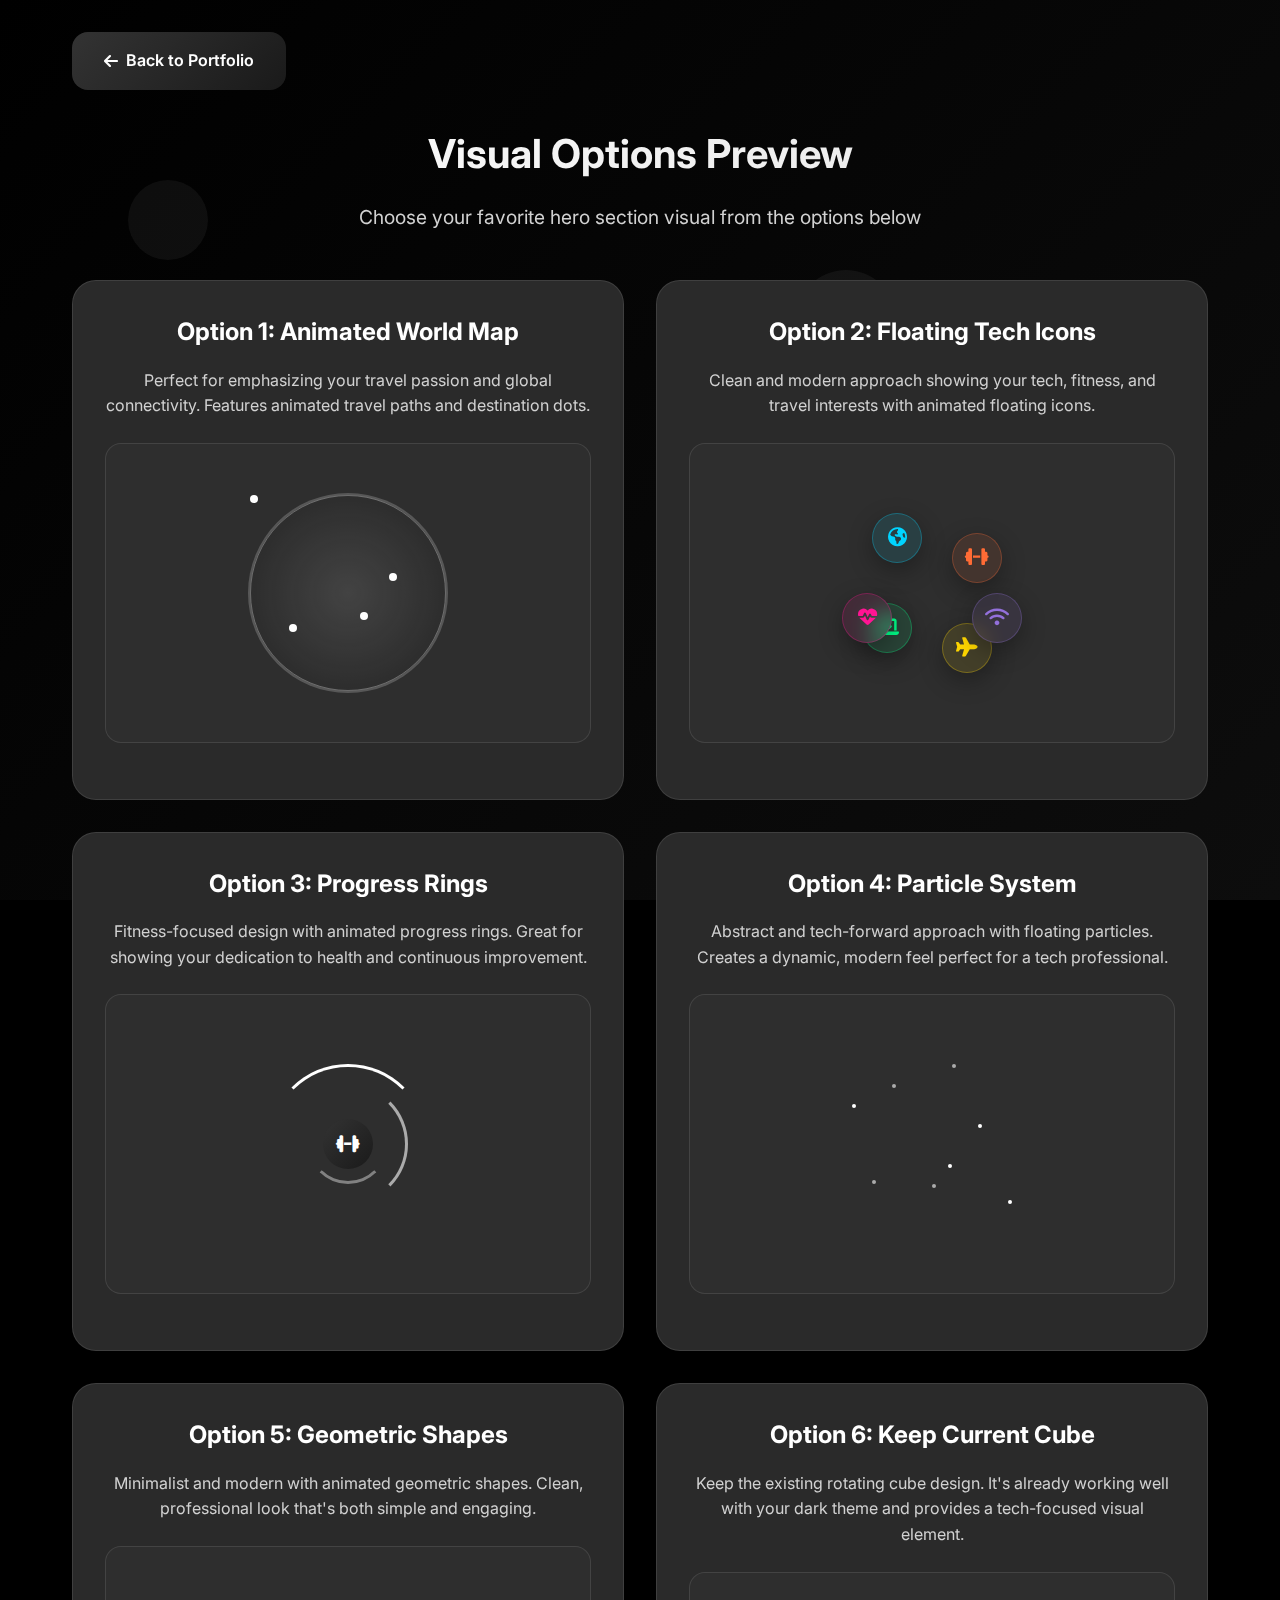
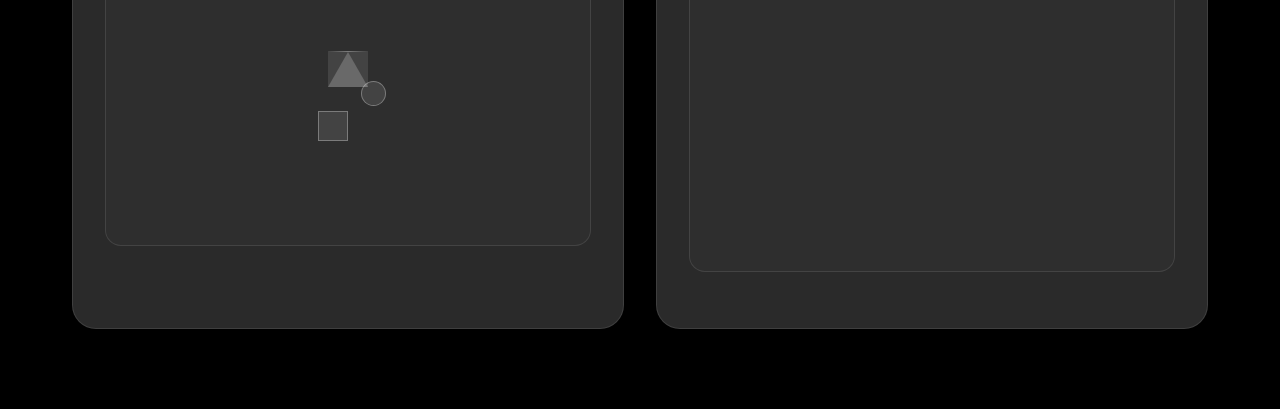
<file: visual-options.html>
<!DOCTYPE html>
<html lang="en">
<head>
    <meta charset="UTF-8">
    <meta name="viewport" content="width=device-width, initial-scale=1.0">
    <title>Visual Options Preview - TechNomad Portfolio</title>
    <link rel="stylesheet" href="styles.css">
    <link href="https://fonts.googleapis.com/css2?family=Inter:wght@300;400;500;600;700;800;900&family=JetBrains+Mono:wght@400;500;600&display=swap" rel="stylesheet">
    <link rel="stylesheet" href="https://cdnjs.cloudflare.com/ajax/libs/font-awesome/6.4.0/css/all.min.css">
    <style>
        .preview-container {
            max-width: 1200px;
            margin: 0 auto;
            padding: 2rem;
        }
        
        .preview-header {
            text-align: center;
            margin-bottom: 3rem;
            color: white;
        }
        
        .preview-header h1 {
            font-size: 2.5rem;
            margin-bottom: 1rem;
            background: var(--accent-gradient);
            -webkit-background-clip: text;
            -webkit-text-fill-color: transparent;
            background-clip: text;
        }
        
        .preview-header p {
            font-size: 1.2rem;
            color: var(--text-secondary);
        }
        
        .options-grid {
            display: grid;
            grid-template-columns: repeat(auto-fit, minmax(400px, 1fr));
            gap: 2rem;
            margin-bottom: 3rem;
        }
        
        .option-card {
            background: var(--bg-card);
            border: 1px solid rgba(255, 255, 255, 0.1);
            border-radius: var(--border-radius-lg);
            padding: 2rem;
            text-align: center;
            transition: var(--transition);
        }
        
        .option-card:hover {
            transform: translateY(-5px);
            border-color: rgba(255, 255, 255, 0.2);
        }
        
        .option-title {
            font-size: 1.5rem;
            font-weight: 700;
            color: var(--text-primary);
            margin-bottom: 1rem;
        }
        
        .option-description {
            color: var(--text-secondary);
            margin-bottom: 1.5rem;
            line-height: 1.6;
        }
        
        .visual-preview {
            height: 300px;
            display: flex;
            align-items: center;
            justify-content: center;
            margin-bottom: 1.5rem;
            background: rgba(255, 255, 255, 0.02);
            border-radius: var(--border-radius);
            border: 1px solid rgba(255, 255, 255, 0.1);
        }
        
        .back-button {
            display: inline-flex;
            align-items: center;
            gap: 0.5rem;
            padding: 1rem 2rem;
            background: var(--tech-gradient);
            color: white;
            text-decoration: none;
            border-radius: var(--border-radius);
            font-weight: 600;
            transition: var(--transition);
            margin-bottom: 2rem;
        }
        
        .back-button:hover {
            transform: translateY(-3px);
            box-shadow: 0 15px 30px rgba(255, 255, 255, 0.2);
        }
        
        /* Option 1: Animated World Map */
        .world-map {
            width: 200px;
            height: 200px;
            position: relative;
            background: radial-gradient(circle, rgba(255,255,255,0.1) 0%, transparent 70%);
            border-radius: 50%;
            border: 2px solid rgba(255,255,255,0.2);
            animation: pulse 3s ease-in-out infinite;
        }
        
        .travel-path {
            position: absolute;
            width: 100%;
            height: 100%;
            border-radius: 50%;
            border: 1px solid rgba(255,255,255,0.3);
            animation: rotate 20s linear infinite;
        }
        
        .travel-dot {
            position: absolute;
            width: 8px;
            height: 8px;
            background: var(--accent-color);
            border-radius: 50%;
            animation: bounce 2s ease-in-out infinite;
        }
        
        .travel-dot:nth-child(1) { top: 20%; left: 30%; animation-delay: 0s; }
        .travel-dot:nth-child(2) { top: 40%; right: 25%; animation-delay: 0.5s; }
        .travel-dot:nth-child(3) { bottom: 30%; left: 20%; animation-delay: 1s; }
        .travel-dot:nth-child(4) { top: 60%; right: 40%; animation-delay: 1.5s; }
        
        /* Option 2: Floating Tech Icons */
        .tech-icons-container {
            position: relative;
            width: 200px;
            height: 200px;
            display: flex;
            align-items: center;
            justify-content: center;
        }
        
        .floating-icon {
            position: absolute;
            width: 50px;
            height: 50px;
            background: rgba(255,255,255,0.1);
            border: 1px solid rgba(255,255,255,0.2);
            border-radius: 50%;
            display: flex;
            align-items: center;
            justify-content: center;
            color: var(--accent-color);
            font-size: 1.2rem;
            animation: floatIcon 4s ease-in-out infinite;
        }
        
        .floating-icon:nth-child(1) { top: 10%; left: 20%; animation-delay: 0s; }
        .floating-icon:nth-child(2) { top: 20%; right: 15%; animation-delay: 1s; }
        .floating-icon:nth-child(3) { bottom: 20%; left: 15%; animation-delay: 2s; }
        .floating-icon:nth-child(4) { bottom: 10%; right: 20%; animation-delay: 3s; }
        .floating-icon:nth-child(5) { top: 50%; left: 5%; animation-delay: 0.5s; }
        .floating-icon:nth-child(6) { top: 50%; right: 5%; animation-delay: 1.5s; }
        
        /* Option 3: Progress Rings */
        .progress-rings {
            position: relative;
            width: 200px;
            height: 200px;
            display: flex;
            align-items: center;
            justify-content: center;
        }
        
        .ring {
            position: absolute;
            border-radius: 50%;
            border: 3px solid transparent;
            animation: spin 8s linear infinite;
        }
        
        .ring-1 {
            width: 160px;
            height: 160px;
            border-top-color: var(--accent-color);
            animation-duration: 3s;
        }
        
        .ring-2 {
            width: 120px;
            height: 120px;
            border-right-color: rgba(255,255,255,0.6);
            animation-duration: 4s;
            animation-direction: reverse;
        }
        
        .ring-3 {
            width: 80px;
            height: 80px;
            border-bottom-color: rgba(255,255,255,0.4);
            animation-duration: 5s;
        }
        
        .center-icon {
            position: absolute;
            width: 50px;
            height: 50px;
            background: var(--tech-gradient);
            border-radius: 50%;
            display: flex;
            align-items: center;
            justify-content: center;
            color: white;
            font-size: 1.2rem;
            animation: pulse 2s ease-in-out infinite;
        }
        
        /* Option 4: Particle System */
        .particle-system {
            position: relative;
            width: 200px;
            height: 200px;
            overflow: hidden;
        }
        
        .particle {
            position: absolute;
            width: 4px;
            height: 4px;
            background: var(--accent-color);
            border-radius: 50%;
            animation: particleFloat 6s ease-in-out infinite;
        }
        
        .particle:nth-child(odd) {
            background: rgba(255,255,255,0.6);
            animation-duration: 4s;
        }
        
        .particle:nth-child(even) {
            background: var(--accent-color);
            animation-duration: 5s;
        }
        
        .particle:nth-child(1) { top: 20%; left: 30%; animation-delay: 0s; }
        .particle:nth-child(2) { top: 40%; right: 25%; animation-delay: 1s; }
        .particle:nth-child(3) { bottom: 30%; left: 20%; animation-delay: 2s; }
        .particle:nth-child(4) { top: 60%; right: 40%; animation-delay: 0.5s; }
        .particle:nth-child(5) { top: 10%; left: 60%; animation-delay: 1.5s; }
        .particle:nth-child(6) { bottom: 20%; right: 10%; animation-delay: 2.5s; }
        .particle:nth-child(7) { top: 70%; left: 50%; animation-delay: 3s; }
        .particle:nth-child(8) { top: 30%; left: 10%; animation-delay: 0.8s; }
        
        /* Option 5: Geometric Shapes */
        .geometric-shapes {
            position: relative;
            width: 200px;
            height: 200px;
            display: flex;
            align-items: center;
            justify-content: center;
        }
        
        .shape-container {
            position: relative;
            width: 150px;
            height: 150px;
            animation: rotate 15s linear infinite;
        }
        
        .geo-shape {
            position: absolute;
            background: rgba(255,255,255,0.1);
            border: 1px solid rgba(255,255,255,0.3);
            animation: scale 3s ease-in-out infinite;
        }
        
        .triangle {
            width: 0;
            height: 0;
            border-left: 20px solid transparent;
            border-right: 20px solid transparent;
            border-bottom: 35px solid rgba(255,255,255,0.2);
            top: 20%;
            left: 50%;
            transform: translateX(-50%);
        }
        
        .square {
            width: 30px;
            height: 30px;
            top: 60%;
            left: 30%;
            animation-delay: 1s;
        }
        
        .circle {
            width: 25px;
            height: 25px;
            border-radius: 50%;
            top: 40%;
            right: 25%;
            animation-delay: 2s;
        }
        
        /* Animations */
        @keyframes pulse {
            0%, 100% { transform: scale(1); opacity: 0.8; }
            50% { transform: scale(1.05); opacity: 1; }
        }
        
        @keyframes floatIcon {
            0%, 100% { transform: translateY(0px) rotate(0deg); }
            50% { transform: translateY(-20px) rotate(180deg); }
        }
        
        @keyframes spin {
            from { transform: rotate(0deg); }
            to { transform: rotate(360deg); }
        }
        
        @keyframes particleFloat {
            0%, 100% { transform: translateY(0px) translateX(0px); opacity: 0.7; }
            50% { transform: translateY(-30px) translateX(20px); opacity: 1; }
        }
        
        @keyframes scale {
            0%, 100% { transform: scale(1); }
            50% { transform: scale(1.2); }
        }
        
        @keyframes bounce {
            0%, 100% { transform: translateY(0px); }
            50% { transform: translateY(-10px); }
        }
    </style>
</head>
<body>
    <!-- Animated Background -->
    <div class="animated-bg">
        <div class="floating-shapes">
            <div class="shape shape-1"></div>
            <div class="shape shape-2"></div>
            <div class="shape shape-3"></div>
            <div class="shape shape-4"></div>
            <div class="shape shape-5"></div>
        </div>
    </div>

    <div class="preview-container">
        <a href="index.html" class="back-button">
            <i class="fas fa-arrow-left"></i>
            Back to Portfolio
        </a>
        
        <div class="preview-header">
            <h1>Visual Options Preview</h1>
            <p>Choose your favorite hero section visual from the options below</p>
        </div>
        
        <div class="options-grid">
            <!-- Option 1: World Map -->
            <div class="option-card">
                <h3 class="option-title">Option 1: Animated World Map</h3>
                <p class="option-description">Perfect for emphasizing your travel passion and global connectivity. Features animated travel paths and destination dots.</p>
                <div class="visual-preview">
                    <div class="world-map">
                        <div class="travel-path"></div>
                        <div class="travel-dot"></div>
                        <div class="travel-dot"></div>
                        <div class="travel-dot"></div>
                        <div class="travel-dot"></div>
                    </div>
                </div>
            </div>
            
            <!-- Option 2: Floating Icons -->
            <div class="option-card">
                <h3 class="option-title">Option 2: Floating Tech Icons</h3>
                <p class="option-description">Clean and modern approach showing your tech, fitness, and travel interests with animated floating icons.</p>
                <div class="visual-preview">
                    <div class="tech-icons-container">
                        <div class="floating-icon">
                            <i class="fas fa-globe-americas"></i>
                        </div>
                        <div class="floating-icon">
                            <i class="fas fa-dumbbell"></i>
                        </div>
                        <div class="floating-icon">
                            <i class="fas fa-laptop-code"></i>
                        </div>
                        <div class="floating-icon">
                            <i class="fas fa-plane"></i>
                        </div>
                        <div class="floating-icon">
                            <i class="fas fa-heartbeat"></i>
                        </div>
                        <div class="floating-icon">
                            <i class="fas fa-wifi"></i>
                        </div>
                    </div>
                </div>
            </div>
            
            <!-- Option 3: Progress Rings -->
            <div class="option-card">
                <h3 class="option-title">Option 3: Progress Rings</h3>
                <p class="option-description">Fitness-focused design with animated progress rings. Great for showing your dedication to health and continuous improvement.</p>
                <div class="visual-preview">
                    <div class="progress-rings">
                        <div class="ring ring-1"></div>
                        <div class="ring ring-2"></div>
                        <div class="ring ring-3"></div>
                        <div class="center-icon">
                            <i class="fas fa-dumbbell"></i>
                        </div>
                    </div>
                </div>
            </div>
            
            <!-- Option 4: Particle System -->
            <div class="option-card">
                <h3 class="option-title">Option 4: Particle System</h3>
                <p class="option-description">Abstract and tech-forward approach with floating particles. Creates a dynamic, modern feel perfect for a tech professional.</p>
                <div class="visual-preview">
                    <div class="particle-system">
                        <div class="particle"></div>
                        <div class="particle"></div>
                        <div class="particle"></div>
                        <div class="particle"></div>
                        <div class="particle"></div>
                        <div class="particle"></div>
                        <div class="particle"></div>
                        <div class="particle"></div>
                    </div>
                </div>
            </div>
            
            <!-- Option 5: Geometric Shapes -->
            <div class="option-card">
                <h3 class="option-title">Option 5: Geometric Shapes</h3>
                <p class="option-description">Minimalist and modern with animated geometric shapes. Clean, professional look that's both simple and engaging.</p>
                <div class="visual-preview">
                    <div class="geometric-shapes">
                        <div class="shape-container">
                            <div class="geo-shape triangle"></div>
                            <div class="geo-shape square"></div>
                            <div class="geo-shape circle"></div>
                        </div>
                    </div>
                </div>
            </div>
            
            <!-- Option 6: Keep Current Cube -->
            <div class="option-card">
                <h3 class="option-title">Option 6: Keep Current Cube</h3>
                <p class="option-description">Keep the existing rotating cube design. It's already working well with your dark theme and provides a tech-focused visual element.</p>
                <div class="visual-preview">
                    <div class="data-cube">
                        <div class="cube-face front"></div>
                        <div class="cube-face back"></div>
                        <div class="cube-face right"></div>
                        <div class="cube-face left"></div>
                        <div class="cube-face top"></div>
                        <div class="cube-face bottom"></div>
                    </div>
                </div>
            </div>
        </div>
    </div>
</body>
</html>
</file>
<file: styles.css>
/* Modern 2025 Data Science Portfolio Styles - Dark Masculine Theme */
@import url('https://fonts.googleapis.com/css2?family=Inter:wght@300;400;500;600;700;800;900&family=JetBrains+Mono:wght@400;500;600&display=swap');

/* CSS Variables for Easy Customization - Dark Masculine Theme */
:root {
    --primary-gradient: linear-gradient(135deg, #000000 0%, #1a1a1a 100%);
    --secondary-gradient: linear-gradient(135deg, #0a0a0a 0%, #1f1f1f 100%);
    --accent-gradient: linear-gradient(135deg, #ffffff 0%, #e5e5e5 100%);
    --success-gradient: linear-gradient(135deg, #404040 0%, #2a2a2a 100%);
    --warning-gradient: linear-gradient(135deg, #666666 0%, #4a4a4a 100%);
    --tech-gradient: linear-gradient(135deg, #333333 0%, #1a1a1a 100%);
    
    --primary-color: #000000;
    --secondary-color: #1a1a1a;
    --accent-color: #ffffff;
    --success-color: #404040;
    --warning-color: #666666;
    --tech-color: #333333;
    
    --text-primary: #ffffff;
    --text-secondary: #d1d1d1;
    --text-muted: #a0a0a0;
    
    --bg-primary: #000000;
    --bg-secondary: #1a1a1a;
    --bg-dark: #0a0a0a;
    --bg-card: #2a2a2a;
    
    --glass-bg: rgba(42, 42, 42, 0.8);
    --glass-border: rgba(255, 255, 255, 0.2);
    --glass-shadow: 0 8px 32px rgba(0, 0, 0, 0.6);
    
    --border-radius: 16px;
    --border-radius-lg: 24px;
    --border-radius-xl: 32px;
    
    --transition: all 0.3s cubic-bezier(0.4, 0, 0.2, 1);
    --transition-slow: all 0.6s cubic-bezier(0.4, 0, 0.2, 1);
}

/* Reset and Base Styles */
* {
    margin: 0;
    padding: 0;
    box-sizing: border-box;
}

html {
    scroll-behavior: smooth;
    font-size: 16px;
}

body {
    font-family: 'Inter', -apple-system, BlinkMacSystemFont, 'Segoe UI', Roboto, sans-serif;
    line-height: 1.6;
    color: var(--text-primary);
    background: var(--bg-primary);
    overflow-x: hidden;
    position: relative;
}

/* Animated Background */
.animated-bg {
    position: fixed;
    top: 0;
    left: 0;
    width: 100%;
    height: 100%;
    z-index: -1;
    background: linear-gradient(135deg, #000000 0%, #1a1a1a 50%, #2a2a2a 100%);
    background-size: 400% 400%;
    animation: gradientShift 15s ease infinite;
}

.floating-shapes {
    position: absolute;
    width: 100%;
    height: 100%;
    overflow: hidden;
}

.shape {
    position: absolute;
    border-radius: 50%;
    background: rgba(255, 255, 255, 0.05);
    animation: float 6s ease-in-out infinite;
}

.shape-1 {
    width: 80px;
    height: 80px;
    top: 20%;
    left: 10%;
    animation-delay: 0s;
}

.shape-2 {
    width: 120px;
    height: 120px;
    top: 60%;
    right: 15%;
    animation-delay: 2s;
}

.shape-3 {
    width: 60px;
    height: 60px;
    bottom: 20%;
    left: 20%;
    animation-delay: 4s;
}

.shape-4 {
    width: 100px;
    height: 100px;
    top: 30%;
    right: 30%;
    animation-delay: 1s;
}

.shape-5 {
    width: 40px;
    height: 40px;
    bottom: 40%;
    right: 10%;
    animation-delay: 3s;
}

/* Glassmorphism Effect */
.glass {
    background: var(--glass-bg);
    backdrop-filter: blur(20px);
    -webkit-backdrop-filter: blur(20px);
    border: 1px solid var(--glass-border);
    box-shadow: var(--glass-shadow);
}

/* Container */
.container {
    max-width: 1200px;
    margin: 0 auto;
    padding: 0 2rem;
}

/* Navigation */
.navbar {
    position: fixed;
    top: 0;
    width: 100%;
    z-index: 1000;
    padding: 1rem 0;
    transition: var(--transition);
}

.nav-container {
    max-width: 1200px;
    margin: 0 auto;
    padding: 0 2rem;
    display: flex;
    justify-content: space-between;
    align-items: center;
}

.nav-logo {
    display: flex;
    align-items: center;
    gap: 0.75rem;
}

.logo-icon {
    width: 40px;
    height: 40px;
    background: var(--tech-gradient);
    border-radius: 12px;
    display: flex;
    align-items: center;
    justify-content: center;
    color: white;
    font-size: 1.25rem;
}

.nav-logo h2 {
    color: white;
    font-weight: 800;
    font-size: 1.5rem;
}

.nav-menu {
    display: flex;
    list-style: none;
    gap: 2rem;
    align-items: center;
}

.nav-link {
    text-decoration: none;
    color: white;
    font-weight: 500;
    transition: var(--transition);
    position: relative;
}

.nav-link::after {
    content: '';
    position: absolute;
    bottom: -5px;
    left: 0;
    width: 0;
    height: 2px;
    background: var(--accent-gradient);
    transition: var(--transition);
}

.nav-link:hover::after {
    width: 100%;
}

.resume-btn {
    background: var(--tech-gradient);
    color: white !important;
    padding: 0.75rem 1.5rem;
    border-radius: var(--border-radius);
    transition: var(--transition);
    text-decoration: none;
}

.resume-btn:hover {
    transform: translateY(-2px);
    box-shadow: 0 10px 25px rgba(255, 255, 255, 0.2);
    text-decoration: none;
    
}

.hamburger {
    display: none;
    flex-direction: column;
    cursor: pointer;
}

.bar {
    width: 25px;
    height: 3px;
    background: white;
    margin: 3px 0;
    transition: var(--transition);
    border-radius: 2px;
}

/* Hero Section */
.hero {
    min-height: 100vh;
    display: flex;
    align-items: center;
    color: white;
    position: relative;
    padding-top: 80px;
}

.hero-container {
    max-width: 1200px;
    margin: 0 auto;
    padding: 0 2rem;
    display: grid;
    grid-template-columns: 1fr 1fr;
    gap: 4rem;
    align-items: center;
}

.hero-badge {
    display: inline-flex;
    align-items: center;
    gap: 0.5rem;
    background: rgba(255, 255, 255, 0.1);
    backdrop-filter: blur(10px);
    padding: 0.5rem 1rem;
    border-radius: 50px;
    border: 1px solid rgba(255, 255, 255, 0.2);
    margin-bottom: 2rem;
    font-size: 0.875rem;
    font-weight: 500;
}

.hero-title {
    font-size: 4rem;
    font-weight: 900;
    line-height: 1.1;
    margin-bottom: 1.5rem;
}

.gradient-text {
    background: var(--accent-gradient);
    -webkit-background-clip: text;
    -webkit-text-fill-color: transparent;
    background-clip: text;
}

.hero-subtitle {
    font-size: 2rem;
    font-weight: 400;
    opacity: 0.9;
}

.hero-description {
    font-size: 1.125rem;
    margin-bottom: 2rem;
    opacity: 0.8;
    line-height: 1.8;
}

.highlight {
    color: orange;
    font-weight: 600;
}

.hero-stats {
    display: grid;
    grid-template-columns: repeat(3, 1fr);
    gap: 1.5rem;
    margin-bottom: 2rem;
}

.stat-item {
    text-align: center;
    padding: 1rem;
    background: rgba(255, 255, 255, 0.05);
    border-radius: var(--border-radius);
    border: 1px solid rgba(255, 255, 255, 0.1);
}

.stat-number {
    font-size: 1.5rem;
    font-weight: 800;
    color: var(--accent-color);
    margin-bottom: 0.25rem;
}

.stat-label {
    font-size: 0.875rem;
    opacity: 0.8;
}

.hero-buttons {
    display: flex;
    gap: 1rem;
}

.btn {
    display: inline-flex;
    align-items: center;
    gap: 0.5rem;
    padding: 1rem 2rem;
    text-decoration: none;
    border-radius: var(--border-radius);
    font-weight: 600;
    border: none;
    cursor: pointer;
    font-size: 1rem;
}

.btn-primary {
    background: rgba(255, 255, 255, 0.1);
    color: white;
    border: 1px solid rgba(255, 255, 255, 0.2);
    box-shadow: 0 4px 15px rgba(0, 0, 0, 0.2);
    transform: translateY(0);
    transition: transform 0.3s ease, box-shadow 0.3s ease, background 0.3s ease;
}

.btn-primary:hover {
    background: rgba(255, 255, 255, 0.2);
    transform: translateY(-3px);
    box-shadow: 0 15px 30px rgba(255, 255, 255, 0.2);
}

.btn-primary:not(:hover) {
    transform: translateY(0);
    box-shadow: 0 4px 15px rgba(0, 0, 0, 0.2);
}

.btn-secondary {
    background: rgba(255, 255, 255, 0.1);
    color: white;
    border: 1px solid rgba(255, 255, 255, 0.2);
    box-shadow: 0 4px 15px rgba(0, 0, 0, 0.2);
    transform: translateY(0);
    transition: transform 0.3s ease, box-shadow 0.3s ease, background 0.3s ease;
}

.btn-secondary:hover {
    background: rgba(255, 255, 255, 0.2);
    transform: translateY(-3px);
    box-shadow: 0 15px 30px rgba(255, 255, 255, 0.2);
}

.btn-secondary:not(:hover) {
    transform: translateY(0);
    box-shadow: 0 4px 15px rgba(0, 0, 0, 0.2);
}

/* Hero Visual */
.hero-visual {
    position: relative;
    height: 500px;
    display: flex;
    align-items: center;
    justify-content: center;
}

.tech-icons-container {
    position: relative;
    width: 300px;
    height: 300px;
    display: flex;
    align-items: center;
    justify-content: center;
}

.floating-icon {
    position: absolute;
    width: 120px;
    height: 120px;
    background: rgba(255,255,255,0.1);
    border: 2px solid rgba(255,255,255,0.3);
    border-radius: 50%;
    display: flex;
    align-items: center;
    justify-content: center;
    color: var(--accent-color);
    font-size: 2rem;
    animation: floatIcon 4s ease-in-out infinite;
    backdrop-filter: blur(10px);
    transition: var(--transition);
    box-shadow: 0 8px 25px rgba(0, 0, 0, 0.3);
}

.floating-icon:hover {
    transform: scale(1.15);
    background: rgba(255,255,255,0.2);
    border-color: rgba(255,255,255,0.5);
    box-shadow: 0 12px 35px rgba(0, 0, 0, 0.4);
}

/* Individual icon colors */
.floating-icon:nth-child(1) { 
    color: #00d4ff; /* Bright blue for globe */
    background: rgba(0, 212, 255, 0.1);
    border-color: rgba(0, 212, 255, 0.3);
}

.floating-icon:nth-child(2) { 
    color: #ff6b35; /* Orange for dumbbell */
    background: rgba(255, 107, 53, 0.1);
    border-color: rgba(255, 107, 53, 0.3);
}

.floating-icon:nth-child(3) { 
    color: #00ff88; /* Green for laptop */
    background: rgba(0, 255, 136, 0.1);
    border-color: rgba(0, 255, 136, 0.3);
}

.floating-icon:nth-child(4) { 
    color: #ffd700; /* Gold for plane */
    background: rgba(255, 215, 0, 0.1);
    border-color: rgba(255, 215, 0, 0.3);
}

.floating-icon:nth-child(5) { 
    color: #ff1493; /* Pink for heartbeat */
    background: rgba(255, 20, 147, 0.1);
    border-color: rgba(255, 20, 147, 0.3);
}

.floating-icon:nth-child(6) { 
    color: #9370db; /* Purple for wifi */
    background: rgba(147, 112, 219, 0.1);
    border-color: rgba(147, 112, 219, 0.3);
}

/* Icon positioning */
.floating-icon:nth-child(1) { 
    top: 0%; 
    left: 0%; 
    animation-delay: 0s; 
}

.floating-icon:nth-child(2) { 
    top: 0%; 
    right: 0%; 
    animation-delay: 1s; 
}

.floating-icon:nth-child(3) { 
    bottom: 0%; 
    left: 0%; 
    animation-delay: 2s; 
}

.floating-icon:nth-child(4) { 
    bottom: 0%; 
    right: 0%; 
    animation-delay: 3s; 
}

.floating-icon:nth-child(5) { 
    top: 50%; 
    left: -10%; 
    animation-delay: 0.5s; 
}

.floating-icon:nth-child(6) { 
    top: 50%; 
    right: -10%; 
    animation-delay: 1.5s; 
}

/* Section Headers */
.section-header {
    text-align: center;
    margin-bottom: 4rem;
}

.section-title {
    font-size: 3rem;
    font-weight: 800;
    margin-bottom: 1rem;
    background: linear-gradient(135deg, #ffffff 0%, #f0f0f0 100%);
    -webkit-background-clip: text;
    -webkit-text-fill-color: transparent;
    background-clip: text;
}

.section-subtitle {
    font-size: 1.25rem;
    color: var(--text-secondary);
    max-width: 600px;
    margin: 0 auto;
}

/* Skills Section */
.skills {
    padding: 6rem 0;
    background: var(--bg-secondary);
    position: relative;
}

.skills-grid {
    display: grid;
    grid-template-columns: repeat(auto-fit, minmax(350px, 1fr));
    gap: 2rem;
}

.skill-category {
    background: var(--bg-card);
    padding: 2rem;
    border-radius: var(--border-radius-lg);
    box-shadow: 0 10px 30px rgba(0, 0, 0, 0.5);
    transition: var(--transition);
    border: 1px solid rgba(255, 255, 255, 0.1);
}

.skill-category:hover {
    transform: translateY(-5px);
    box-shadow: 0 20px 40px rgba(0, 0, 0, 0.6);
    border-color: rgba(255, 255, 255, 0.2);
}

.skill-category h3 {
    font-size: 1.5rem;
    font-weight: 700;
    margin-bottom: 1.5rem;
    color: var(--text-primary);
    text-align: center;
}

.skill-items {
    display: flex;
    flex-direction: column;
    gap: 1rem;
}

.skill-item {
    display: flex;
    align-items: center;
    gap: 1rem;
    padding: 1rem;
    border-radius: var(--border-radius);
    transition: var(--transition);
}

.skill-item:hover {
    transform: translateX(5px);
    background: rgba(255, 255, 255, 0.05);
}

.skill-item i {
    font-size: 1.5rem;
    color: var(--accent-color);
    width: 40px;
    text-align: center;
}

.skill-item span {
    flex: 1;
    font-weight: 500;
    color: var(--text-secondary);
}

.skill-level {
    width: 80px;
    height: 8px;
    background: #404040;
    border-radius: 4px;
    overflow: hidden;
    position: relative;
}

.skill-level::before {
    content: '';
    position: absolute;
    top: 0;
    left: 0;
    height: 100%;
    background: var(--accent-gradient);
    width: var(--level);
    transition: var(--transition-slow);
}

/* Projects Section */
.projects {
    padding: 6rem 0;
    background: var(--bg-primary);
}

.projects-grid {
    display: grid;
    grid-template-columns: repeat(auto-fit, minmax(400px, 1fr));
    gap: 2rem;
}

.project-card {
    padding: 2rem;
    border-radius: var(--border-radius-lg);
    transition: var(--transition);
    position: relative;
    overflow: hidden;
    background: var(--bg-card);
    border: 1px solid rgba(255, 255, 255, 0.1);
}

.project-card::before {
    content: '';
    position: absolute;
    top: 0;
    left: 0;
    width: 100%;
    height: 4px;
    background: var(--accent-gradient);
    transform: scaleX(0);
    transition: var(--transition);
}

.project-card:hover::before {
    transform: scaleX(1);
}

.project-card:hover {
    transform: translateY(-5px);
    border-color: rgba(255, 255, 255, 0.2);
}

.project-header {
    display: flex;
    justify-content: space-between;
    align-items: center;
    margin-bottom: 1.5rem;
}

.project-icon {
    width: 50px;
    height: 50px;
    background: var(--primary-gradient);
    border-radius: 12px;
    display: flex;
    align-items: center;
    justify-content: center;
    color: white;
    font-size: 1.25rem;
}

.project-badge {
    background: var(--success-gradient);
    color: white;
    padding: 0.25rem 0.75rem;
    border-radius: 50px;
    font-size: 0.75rem;
    font-weight: 600;
}

.project-card h3 {
    font-size: 1.5rem;
    font-weight: 700;
    margin-bottom: 1rem;
    color: var(--text-primary);
}

.project-card p {
    color: var(--text-secondary);
    margin-bottom: 1.5rem;
    line-height: 1.6;
}

.project-tech {
    display: flex;
    flex-wrap: wrap;
    gap: 0.5rem;
    margin-bottom: 1.5rem;
}

.project-tech span {
    background: var(--bg-secondary);
    color: var(--text-secondary);
    padding: 0.25rem 0.75rem;
    border-radius: 50px;
    font-size: 0.875rem;
    font-weight: 500;
}

.project-metrics {
    display: grid;
    grid-template-columns: 1fr 1fr;
    gap: 1rem;
    margin-bottom: 1.5rem;
}

.metric {
    text-align: center;
    padding: 1rem;
    background: var(--bg-secondary);
    border-radius: var(--border-radius);
}

.metric-value {
    display: block;
    font-size: 1.25rem;
    font-weight: 700;
    color: var(--accent-color);
    margin-bottom: 0.25rem;
}

.metric-label {
    font-size: 0.875rem;
    color: var(--text-muted);
}

.project-links {
    display: flex;
    gap: 1rem;
}

.project-link {
    flex: 1;
    text-align: center;
    padding: 0.75rem 1rem;
    border-radius: var(--border-radius);
    text-decoration: none;
    color: var(--text-primary);
    font-weight: 500;
    transition: var(--transition);
    background: var(--bg-secondary);
}

.project-link:hover {
    background: var(--accent-color);
    color: black;
}

/* Experience Section */
.experience {
    padding: 6rem 0;
    background: var(--bg-secondary);
    position: relative;
    overflow: hidden;
}

.experience::before {
    content: '';
    position: absolute;
    top: 0;
    left: 0;
    right: 0;
    bottom: 0;
    background: linear-gradient(135deg, rgba(255,255,255,0.02) 0%, rgba(255,255,255,0.05) 100%);
    pointer-events: none;
}

.timeline {
    position: relative;
    max-width: 900px;
    margin: 0 auto;
    padding: 2rem 0;
}

.timeline::before {
    content: '';
    position: absolute;
    left: 50%;
    top: 0;
    bottom: 0;
    width: 3px;
    background: linear-gradient(180deg, 
        transparent 0%, 
        var(--accent-color) 20%, 
        var(--accent-color) 80%, 
        transparent 100%);
    transform: translateX(-50%);
    box-shadow: 0 0 20px rgba(255, 255, 255, 0.3);
}

.timeline-item {
    position: relative;
    margin-bottom: 4rem;
    opacity: 0;
    transform: translateY(50px);
    animation: slideInUp 0.8s ease forwards;
}

.timeline-item:nth-child(1) { animation-delay: 0.2s; }
.timeline-item:nth-child(2) { animation-delay: 0.4s; }
.timeline-item:nth-child(3) { animation-delay: 0.6s; }
.timeline-item:nth-child(4) { animation-delay: 0.8s; }

.timeline-item:nth-child(odd) .timeline-content {
    margin-left: 0;
    margin-right: 50%;
    text-align: right;
    transform: translateX(-20px);
    transition: all 0.3s ease;
}

.timeline-item:nth-child(even) .timeline-content {
    margin-left: 50%;
    margin-right: 0;
    transform: translateX(20px);
    transition: all 0.3s ease;
}

.timeline-item:hover .timeline-content {
    transform: translateX(0);
}

.timeline-content {
    padding: 2.5rem;
    border-radius: var(--border-radius-xl);
    position: relative;
    background: linear-gradient(135deg, 
        rgba(255,255,255,0.05) 0%, 
        rgba(255,255,255,0.02) 100%);
    border: 1px solid rgba(255, 255, 255, 0.1);
    backdrop-filter: blur(10px);
    box-shadow: 0 10px 30px rgba(0, 0, 0, 0.2);
    transition: all 0.3s ease;
    overflow: hidden;
}

.timeline-content::before {
    content: '';
    position: absolute;
    top: 0;
    left: 0;
    right: 0;
    height: 3px;
    background: var(--accent-gradient);
    transform: scaleX(0);
    transition: transform 0.3s ease;
}

.timeline-content:hover::before {
    transform: scaleX(1);
}

.timeline-content::after {
    content: '';
    position: absolute;
    top: 50%;
    width: 24px;
    height: 24px;
    background: var(--accent-gradient);
    border-radius: 50%;
    transform: translateY(-50%);
    box-shadow: 0 0 20px rgba(255, 255, 255, 0.4);
    border: 3px solid var(--bg-secondary);
    transition: all 0.3s ease;
}

.timeline-item:nth-child(odd) .timeline-content::after {
    right: -72px;
}

.timeline-item:nth-child(even) .timeline-content::after {
    left: -72px;
}

.timeline-content:hover::after {
    transform: translateY(-50%) scale(1.2);
    box-shadow: 0 0 30px rgba(255, 255, 255, 0.6);
}

.timeline-header {
    margin-bottom: 1.5rem;
    position: relative;
}

.timeline-header h3 {
    font-size: 1.6rem;
    font-weight: 800;
    color: var(--text-primary);
    margin-bottom: 0.5rem;
    background: var(--accent-gradient);
    -webkit-background-clip: text;
    -webkit-text-fill-color: transparent;
    background-clip: text;
}

.timeline-content h4 {
    color: var(--accent-color);
    font-weight: 600;
    margin-bottom: 0.5rem;
    font-size: 1.1rem;
}

.timeline-date {
    color: var(--text-muted);
    font-size: 0.9rem;
    margin-bottom: 1.5rem;
    font-weight: 500;
    opacity: 0.8;
}

.timeline-content ul {
    list-style: none;
    margin-bottom: 2rem;
}

.timeline-content li {
    margin-bottom: 0.8rem;
    position: relative;
    padding-left: 2rem;
    color: var(--text-secondary);
    line-height: 1.6;
    transition: all 0.3s ease;
}

.timeline-content li:hover {
    color: var(--text-primary);
    transform: translateX(5px);
}

.timeline-content li::before {
    content: '▶';
    color: var(--accent-color);
    position: absolute;
    left: 0;
    font-size: 0.8rem;
    top: 0.2rem;
    transition: all 0.3s ease;
}

.timeline-content li:hover::before {
    transform: translateX(3px);
    color: var(--accent-color);
}

.timeline-achievements {
    display: flex;
    flex-wrap: wrap;
    gap: 0.75rem;
    margin-top: 1rem;
}

.achievement {
    background: linear-gradient(135deg, 
        rgba(255,255,255,0.1) 0%, 
        rgba(255,255,255,0.05) 100%);
    color: var(--accent-color);
    padding: 0.5rem 1rem;
    border-radius: 50px;
    font-size: 0.8rem;
    font-weight: 600;
    border: 1px solid rgba(255, 255, 255, 0.2);
    transition: all 0.3s ease;
    backdrop-filter: blur(10px);
}

.achievement:hover {
    background: var(--accent-gradient);
    color: black;
    transform: translateY(-2px);
    box-shadow: 0 5px 15px rgba(255, 255, 255, 0.2);
}

/* Contact Section */
.contact {
    padding: 6rem 0;
    background: var(--bg-primary);
}

.contact-content {
    display: flex;
    justify-content: center;
    align-items: center;
    max-width: 600px;
    margin: 0 auto;
}

.contact-info {
    text-align: center;
    width: 100%;
}

.contact-info h3 {
    font-size: 1.75rem;
    font-weight: 700;
    margin-bottom: 1rem;
    color: var(--text-primary);
}

.contact-info p {
    color: var(--text-secondary);
    margin-bottom: 2rem;
    line-height: 1.6;
}

.contact-stats {
    display: flex;
    flex-direction: column;
    gap: 1rem;
    margin-bottom: 2rem;
    align-items: center;
}

.contact-stat {
    display: flex;
    align-items: center;
    gap: 0.75rem;
    color: var(--text-secondary);
}

.contact-stat i {
    color: var(--accent-color);
    width: 20px;
}

.social-links {
    display: flex;
    gap: 1rem;
    justify-content: center;
    margin-top: 2rem;
}

.social-link {
    width: 50px;
    height: 50px;
    border-radius: 50%;
    display: flex;
    align-items: center;
    justify-content: center;
    color: var(--text-secondary);
    text-decoration: none;
    transition: var(--transition);
    background: var(--bg-card);
    border: 1px solid rgba(255, 255, 255, 0.1);
}

.social-link:hover {
    background: var(--primary-gradient);
    color: white;
    transform: translateY(-3px);
    border-color: rgba(255, 255, 255, 0.3);
}

.contact-form {
    display: flex;
    flex-direction: column;
    gap: 1.5rem;
    background: var(--bg-card);
    padding: 2rem;
    border-radius: var(--border-radius-lg);
    border: 1px solid rgba(255, 255, 255, 0.1);
}

.form-group {
    position: relative;
}

.form-group input,
.form-group textarea {
    width: 100%;
    padding: 1rem 1rem 1rem 3rem;
    border: 1px solid rgba(255, 255, 255, 0.2);
    border-radius: var(--border-radius);
    font-size: 1rem;
    transition: var(--transition);
    background: var(--bg-secondary);
    color: var(--text-primary);
    font-family: inherit;
}

.form-group input:focus,
.form-group textarea:focus {
    outline: none;
    border-color: var(--accent-color);
    box-shadow: 0 0 0 3px rgba(255, 255, 255, 0.1);
    background: var(--bg-primary);
}

.form-group input::placeholder,
.form-group textarea::placeholder {
    color: var(--text-muted);
    opacity: 0.7;
}

.form-group i {
    position: absolute;
    left: 1rem;
    top: 50%;
    transform: translateY(-50%);
    color: var(--accent-color);
    font-size: 1.1rem;
    transition: var(--transition);
}

.form-group textarea + i {
    top: 1.5rem;
    transform: none;
}

.form-group:focus-within i {
    color: var(--tech-color);
    transform: scale(1.1);
}

.form-group textarea {
    resize: vertical;
    min-height: 120px;
}

/* Enhanced form submit button */
.contact-form .btn {
    margin-top: 0.5rem;
    justify-content: center;
    font-size: 1.1rem;
    padding: 1.25rem 2rem;
    background: var(--tech-gradient);
    border: none;
    position: relative;
    overflow: hidden;
}

.contact-form .btn::before {
    content: '';
    position: absolute;
    top: 0;
    left: -100%;
    width: 100%;
    height: 100%;
    background: linear-gradient(90deg, transparent, rgba(255, 255, 255, 0.2), transparent);
    transition: left 0.5s;
}

.contact-form .btn:hover::before {
    left: 100%;
}

.contact-form .btn:hover {
    transform: translateY(-3px);
    box-shadow: 0 15px 30px rgba(255, 255, 255, 0.2);
}

/* Footer */
.footer {
    background: var(--bg-dark);
    color: white;
    padding: 4rem 0 2rem;
}

.footer-content {
    display: grid;
    grid-template-columns: 1fr 2fr;
    gap: 4rem;
    margin-bottom: 2rem;
}

.footer-brand h3 {
    font-size: 1.5rem;
    font-weight: 700;
    margin-bottom: 0.5rem;
}

.footer-brand p {
    color: var(--text-muted);
}

.footer-links {
    display: grid;
    grid-template-columns: 1fr 1fr;
    gap: 2rem;
}

.footer-section h4 {
    font-size: 1.125rem;
    font-weight: 600;
    margin-bottom: 1rem;
}

.footer-section ul {
    list-style: none;
}

.footer-section li {
    margin-bottom: 0.5rem;
}

.footer-section a {
    color: var(--text-muted);
    text-decoration: none;
    transition: var(--transition);
}

.footer-section a:hover {
    color: white;
}

.footer-bottom {
    text-align: center;
    padding-top: 2rem;
    border-top: 1px solid #404040;
    color: var(--text-muted);
}

/* Animations */
@keyframes gradientShift {
    0%, 100% { background-position: 0% 50%; }
    50% { background-position: 100% 50%; }
}

@keyframes float {
    0%, 100% { transform: translateY(0px); }
    50% { transform: translateY(-20px); }
}

@keyframes floatData {
    0%, 100% { transform: translateY(0px) scale(1); }
    50% { transform: translateY(-10px) scale(1.05); }
}

@keyframes floatIcon {
    0%, 100% { transform: translateY(0px) rotate(0deg); }
    50% { transform: translateY(-60px) rotate(180deg); }
}

@keyframes rotate {
    from { transform: rotateY(0deg) rotateX(0deg); }
    to { transform: rotateY(360deg) rotateX(360deg); }
}

@keyframes slideInUp {
    from {
        opacity: 0;
        transform: translateY(50px);
    }
    to {
        opacity: 1;
        transform: translateY(0);
    }
}

/* Responsive Design */
@media (max-width: 768px) {
    .hamburger {
        display: flex;
    }

    .nav-menu {
        position: fixed;
        left: -100%;
        top: 70px;
        flex-direction: column;
        background: rgba(0, 0, 0, 0.95);
        backdrop-filter: blur(20px);
        width: 100%;
        text-align: center;
        transition: var(--transition);
        padding: 2rem 0;
    }

    .nav-menu.active {
        left: 0;
    }

    .hero-container {
        grid-template-columns: 1fr;
        text-align: center;
        gap: 2rem;
    }

    .hero-title {
        font-size: 2.5rem;
    }

    .hero-stats {
        grid-template-columns: 1fr;
    }

    .skills-grid {
        grid-template-columns: 1fr;
    }

    .projects-grid {
        grid-template-columns: 1fr;
    }

    .timeline::before {
        left: 20px;
    }

    .timeline-item:nth-child(odd) .timeline-content,
    .timeline-item:nth-child(even) .timeline-content {
        margin-left: 50px;
        margin-right: 0;
        text-align: left;
    }

    .timeline-item:nth-child(odd) .timeline-content::before,
    .timeline-item:nth-child(even) .timeline-content::before {
        left: -45px;
    }

    .contact-content {
        grid-template-columns: 1fr;
        gap: 2rem;
    }

    .footer-content {
        grid-template-columns: 1fr;
        gap: 2rem;
    }

    .footer-links {
        grid-template-columns: 1fr;
    }
}

@media (max-width: 480px) {
    .container {
        padding: 0 1rem;
    }

    .hero-title {
        font-size: 2rem;
    }

    .section-title {
        font-size: 2rem;
    }

    .btn {
        padding: 0.75rem 1.5rem;
        font-size: 0.875rem;
    }
}

/* Custom Scrollbar */
::-webkit-scrollbar {
    width: 8px;
}

::-webkit-scrollbar-track {
    background: var(--bg-secondary);
}

::-webkit-scrollbar-thumb {
    background: var(--primary-gradient);
    border-radius: 4px;
}

::-webkit-scrollbar-thumb:hover {
    background: var(--secondary-gradient);
}

/* Image Gallery Modal Styles */
.modal {
    display: none;
    position: fixed;
    z-index: 10000;
    left: 0;
    top: 0;
    width: 100%;
    height: 100%;
    background-color: rgba(0, 0, 0, 0.9);
    backdrop-filter: blur(10px);
    -webkit-backdrop-filter: blur(10px);
    animation: modalFadeIn 0.3s ease;
}

.modal.show {
    display: flex;
    align-items: center;
    justify-content: center;
}

.modal-content {
    background: var(--glass-bg);
    backdrop-filter: blur(20px);
    -webkit-backdrop-filter: blur(20px);
    border: 1px solid var(--glass-border);
    border-radius: var(--border-radius-lg);
    box-shadow: var(--glass-shadow);
    width: 90%;
    max-width: 1000px;
    max-height: 90vh;
    overflow: hidden;
    animation: modalSlideIn 0.3s ease;
    position: relative;
}

.modal-header {
    display: flex;
    justify-content: space-between;
    align-items: center;
    padding: 1.5rem 2rem;
    border-bottom: 1px solid rgba(255, 255, 255, 0.1);
    background: rgba(0, 0, 0, 0.3);
}

.modal-header h3 {
    color: var(--text-primary);
    font-size: 1.5rem;
    font-weight: 700;
    margin: 0;
}

.close {
    color: var(--text-secondary);
    font-size: 2rem;
    font-weight: bold;
    cursor: pointer;
    transition: var(--transition);
    width: 40px;
    height: 40px;
    display: flex;
    align-items: center;
    justify-content: center;
    border-radius: 50%;
    background: rgba(255, 255, 255, 0.1);
}

.close:hover,
.close:focus {
    color: var(--accent-color);
    background: rgba(255, 255, 255, 0.2);
    transform: scale(1.1);
}

.modal-body {
    padding: 2rem;
    position: relative;
}

.image-gallery {
    position: relative;
    width: 100%;
}

.gallery-container {
    position: relative;
    width: 100%;
    height: 500px;
    overflow: hidden;
    border-radius: var(--border-radius);
    background: var(--bg-secondary);
    border: 1px solid rgba(255, 255, 255, 0.1);
}

.gallery-track {
    display: flex;
    height: 100%;
    transition: transform 0.5s cubic-bezier(0.4, 0, 0.2, 1);
    will-change: transform;
}

.gallery-item {
    flex: 0 0 100%;
    height: 100%;
    display: flex;
    align-items: center;
    justify-content: center;
    padding: 1rem;
}

.gallery-item img {
    max-width: 100%;
    max-height: 100%;
    object-fit: contain;
    border-radius: var(--border-radius);
    box-shadow: 0 10px 30px rgba(0, 0, 0, 0.5);
    transition: var(--transition);
}

.gallery-item img:hover {
    transform: scale(1.02);
    box-shadow: 0 15px 40px rgba(0, 0, 0, 0.7);
}

.gallery-nav {
    position: absolute;
    top: 50%;
    transform: translateY(-50%);
    width: 100%;
    display: flex;
    justify-content: space-between;
    pointer-events: none;
    z-index: 10;
}

.nav-btn {
    background: rgba(0, 0, 0, 0.7);
    backdrop-filter: blur(10px);
    -webkit-backdrop-filter: blur(10px);
    border: 1px solid rgba(255, 255, 255, 0.2);
    color: var(--text-primary);
    width: 50px;
    height: 50px;
    border-radius: 50%;
    display: flex;
    align-items: center;
    justify-content: center;
    cursor: pointer;
    transition: var(--transition);
    pointer-events: all;
    font-size: 1.2rem;
    margin: 0 1rem;
}

.nav-btn:hover {
    background: rgba(255, 255, 255, 0.2);
    border-color: var(--accent-color);
    transform: scale(1.1);
    box-shadow: 0 5px 15px rgba(255, 255, 255, 0.2);
}

.nav-btn:disabled {
    opacity: 0.3;
    cursor: not-allowed;
    transform: none;
}

.nav-btn:disabled:hover {
    background: rgba(0, 0, 0, 0.7);
    border-color: rgba(255, 255, 255, 0.2);
    transform: none;
    box-shadow: none;
}

.gallery-indicators {
    display: flex;
    justify-content: center;
    gap: 0.5rem;
    margin-top: 1.5rem;
}

.indicator {
    width: 12px;
    height: 12px;
    border-radius: 50%;
    background: rgba(255, 255, 255, 0.3);
    cursor: pointer;
    transition: var(--transition);
    border: 2px solid transparent;
}

.indicator.active {
    background: var(--accent-color);
    transform: scale(1.2);
    box-shadow: 0 0 10px rgba(255, 255, 255, 0.5);
}

.indicator:hover {
    background: rgba(255, 255, 255, 0.6);
    transform: scale(1.1);
}

/* Modal Animations */
@keyframes modalFadeIn {
    from {
        opacity: 0;
    }
    to {
        opacity: 1;
    }
}

@keyframes modalSlideIn {
    from {
        opacity: 0;
        transform: scale(0.8) translateY(-50px);
    }
    to {
        opacity: 1;
        transform: scale(1) translateY(0);
    }
}

/* Responsive Modal */
@media (max-width: 768px) {
    .modal-content {
        width: 95%;
        margin: 1rem;
    }
    
    .modal-header {
        padding: 1rem 1.5rem;
    }
    
    .modal-header h3 {
        font-size: 1.25rem;
    }
    
    .modal-body {
        padding: 1rem;
    }
    
    .gallery-container {
        height: 300px;
    }
    
    .nav-btn {
        width: 40px;
        height: 40px;
        font-size: 1rem;
        margin: 0 0.5rem;
    }
    
    .gallery-indicators {
        margin-top: 1rem;
    }
    
    .indicator {
        width: 10px;
        height: 10px;
    }
}

@media (max-width: 480px) {
    .gallery-container {
        height: 250px;
    }
    
    .nav-btn {
        width: 35px;
        height: 35px;
        font-size: 0.9rem;
    }
}
</file>
